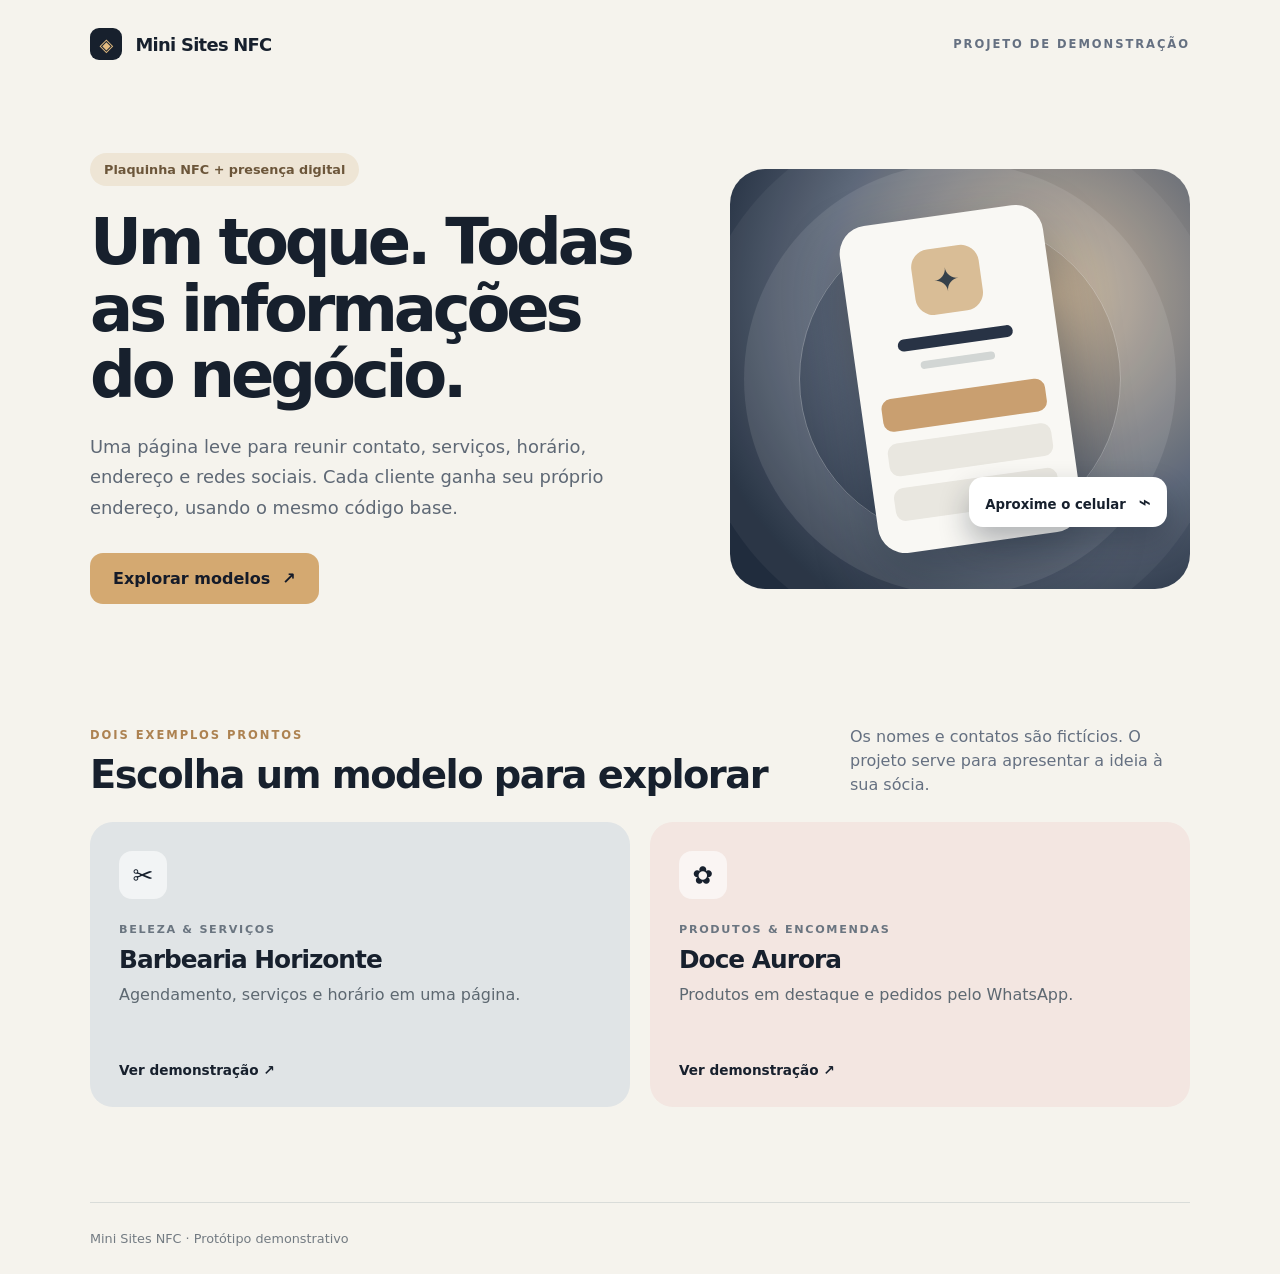
<file: index.html>
<!doctype html>
<html lang="pt-BR">
<head>
  <meta charset="utf-8">
  <meta name="viewport" content="width=device-width, initial-scale=1">
  <meta name="theme-color" content="#151b29">
  <title>Mini Sites NFC — demonstração</title>
  <link rel="stylesheet" href="assets/style.css">
</head>
<body class="showcase">
  <header class="showcase-header wrap">
    <a class="brand" href="./" aria-label="Mini Sites NFC, início"><span class="brand-mark">◈</span> Mini Sites NFC</a>
    <span class="eyebrow">Projeto de demonstração</span>
  </header>
  <main>
    <section class="showcase-hero wrap">
      <div>
        <span class="pill">Plaquinha NFC + presença digital</span>
        <h1>Um toque. Todas as informações do negócio.</h1>
        <p>Uma página leve para reunir contato, serviços, horário, endereço e redes sociais. Cada cliente ganha seu próprio endereço, usando o mesmo código base.</p>
        <a class="button button-primary" href="#modelos">Explorar modelos <span aria-hidden="true">↗</span></a>
      </div>
      <div class="hero-visual" aria-hidden="true">
        <div class="mock-card"><span class="mock-avatar">✦</span><span class="mock-line wide"></span><span class="mock-line"></span><span class="mock-action"></span><span class="mock-action muted"></span><span class="mock-action muted"></span></div>
        <div class="floating-note">Aproxime o celular <span>⌁</span></div>
      </div>
    </section>
    <section class="models wrap" id="modelos">
      <div class="section-heading"><div><span class="eyebrow">Dois exemplos prontos</span><h2>Escolha um modelo para explorar</h2></div><p>Os nomes e contatos são fictícios. O projeto serve para apresentar a ideia à sua sócia.</p></div>
      <div class="model-grid">
        <a class="model-card barber" href="clientes/barbearia-modelo/"><span class="model-icon">✂</span><span class="model-type">BELEZA & SERVIÇOS</span><strong>Barbearia Horizonte</strong><span>Agendamento, serviços e horário em uma página.</span><b>Ver demonstração <span aria-hidden="true">↗</span></b></a>
        <a class="model-card bakery" href="clientes/confeitaria-modelo/"><span class="model-icon">✿</span><span class="model-type">PRODUTOS & ENCOMENDAS</span><strong>Doce Aurora</strong><span>Produtos em destaque e pedidos pelo WhatsApp.</span><b>Ver demonstração <span aria-hidden="true">↗</span></b></a>
      </div>
    </section>
  </main>
  <footer class="showcase-footer wrap">Mini Sites NFC · Protótipo demonstrativo</footer>
</body>
</html>
</file>
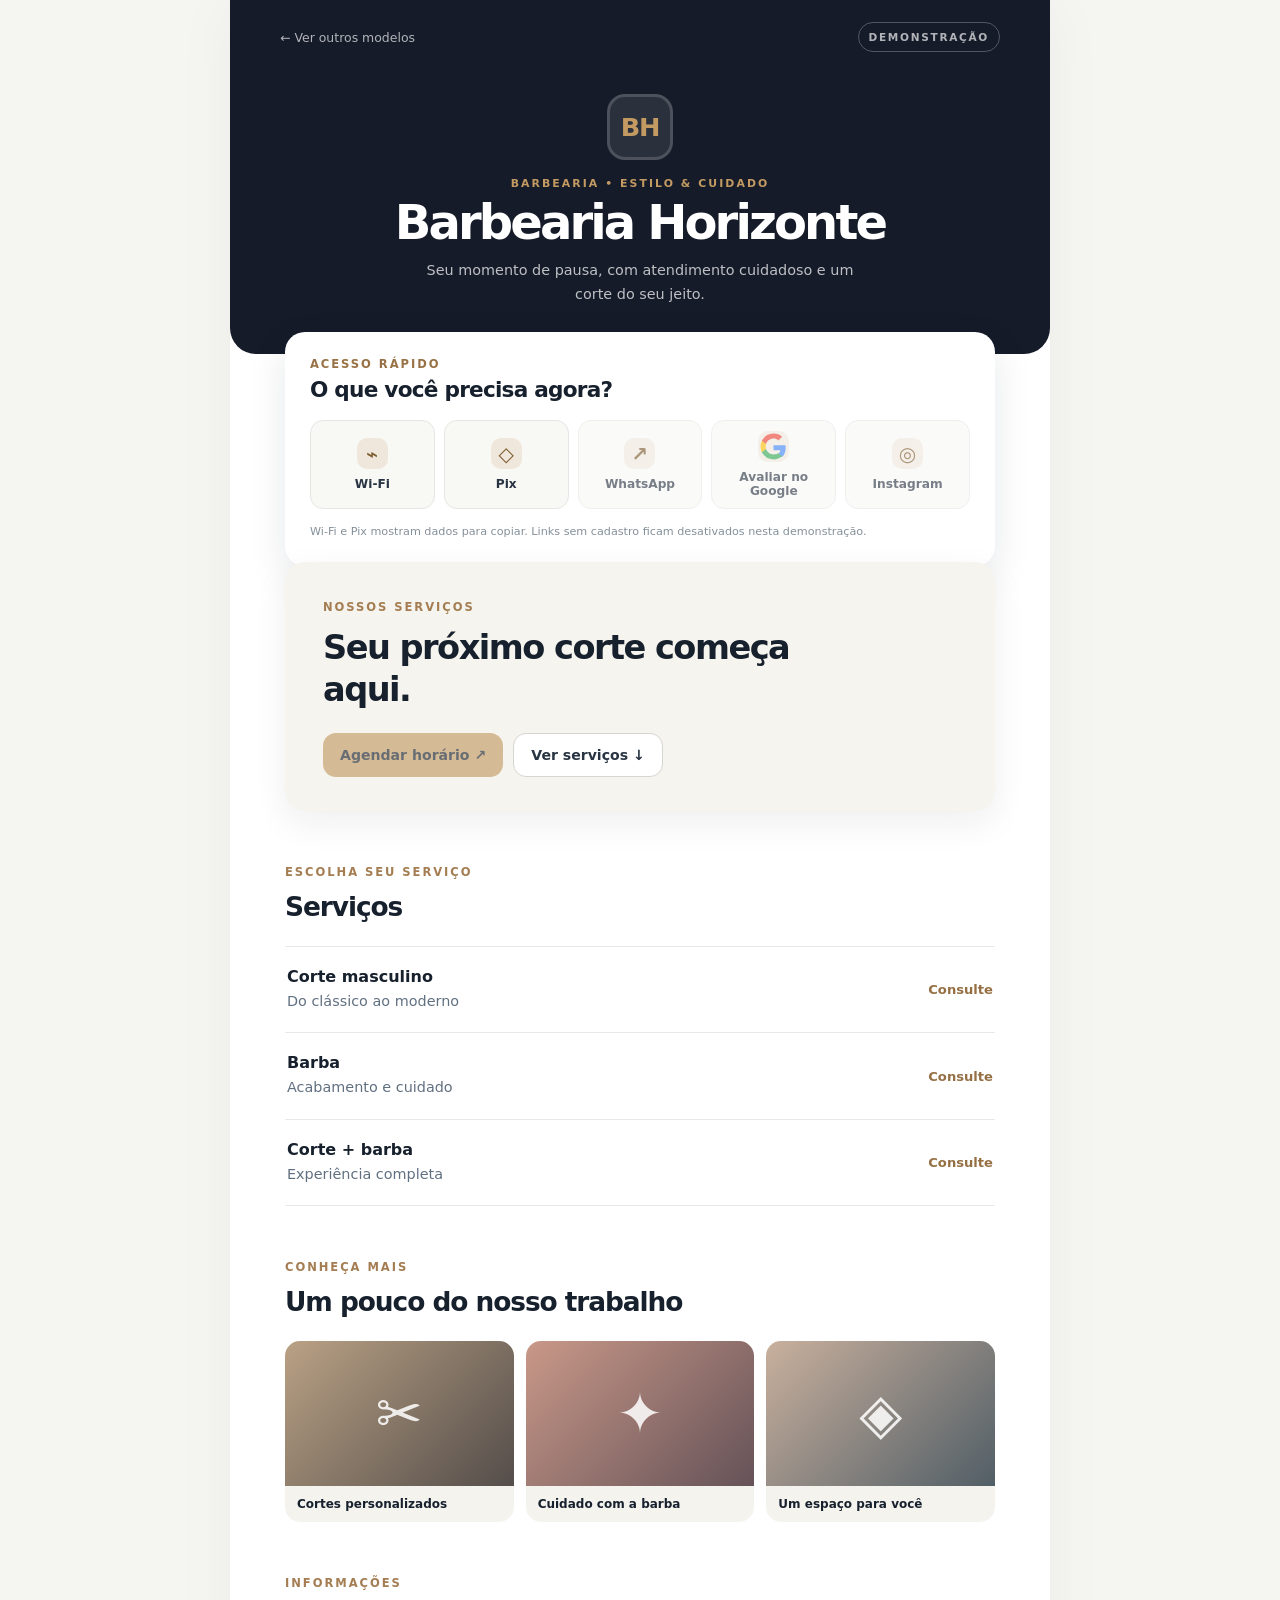
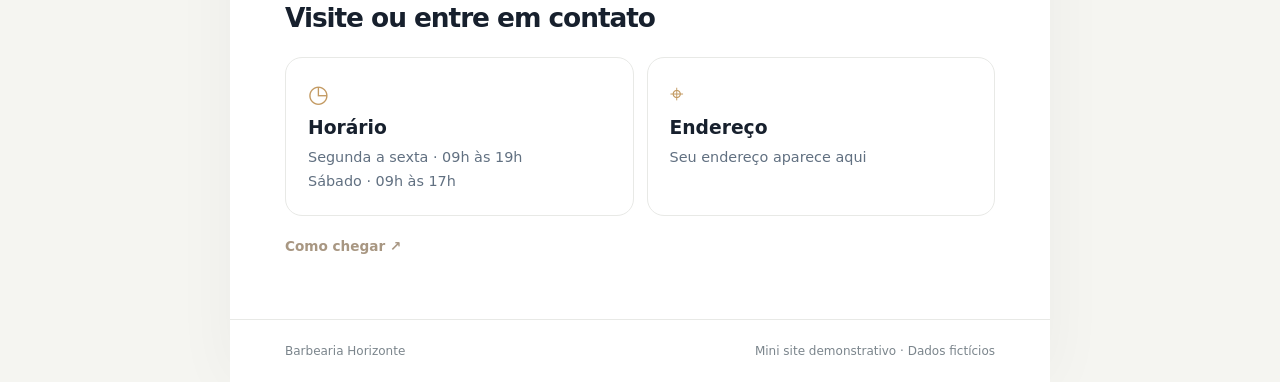
<file: clientes/barbearia-modelo/index.html>
<!doctype html>
<html lang="pt-BR">
<head>
  <meta charset="utf-8"><meta name="viewport" content="width=device-width, initial-scale=1">
  <meta name="theme-color" content="#151b29"><title>Carregando mini site…</title>
  <link rel="stylesheet" href="../../assets/style.css">
  <script defer src="dados.js"></script><script defer src="../../assets/app.js"></script>
</head>
<body class="client-page"><div id="app" aria-live="polite">Carregando…</div></body>
</html>
</file>
<file: assets/style.css>
:root{--accent:#c39a62;--dark:#151b29;--ink:#17202d;--muted:#617081;--line:#e8e9e6;--paper:#f7f7f3}*{box-sizing:border-box}html{scroll-behavior:smooth}body{margin:0;font-family:Inter,ui-sans-serif,system-ui,-apple-system,"Segoe UI",sans-serif;color:var(--ink);background:var(--paper)}a{text-decoration:none;color:inherit}button,a{ -webkit-tap-highlight-color:transparent }a:focus-visible{outline:3px solid var(--accent);outline-offset:4px}.wrap{width:min(1100px,calc(100% - 40px));margin-inline:auto}.eyebrow{letter-spacing:.17em;text-transform:uppercase;font-size:.72rem;font-weight:800}.button{display:inline-flex;justify-content:center;align-items:center;gap:12px;padding:16px 23px;border-radius:13px;font-weight:750;transition:transform .18s,background .18s}.button:hover:not(.is-disabled){transform:translateY(-2px)}.button-primary{background:#d4a971;color:#151b29}.showcase{background:#f5f3ed}.showcase-header{height:88px;display:flex;justify-content:space-between;align-items:center}.brand{font-size:1.12rem;font-weight:830;letter-spacing:-.04em}.brand-mark{display:inline-grid;place-items:center;width:32px;height:32px;margin-right:8px;border-radius:9px;background:#17202d;color:#e5bd81}.showcase-header .eyebrow{color:#657081}.showcase-hero{min-height:570px;padding:65px 0 85px;display:grid;grid-template-columns:1.12fr .88fr;align-items:center;gap:55px}.pill{display:inline-block;background:#eee5d5;padding:9px 14px;border-radius:100px;color:#6c563a;font-size:.8rem;font-weight:750}.showcase-hero h1{font-size:clamp(2.8rem,5vw,5.4rem);line-height:1.04;letter-spacing:-.065em;max-width:650px;margin:23px 0}.showcase-hero p{font-size:1.12rem;line-height:1.72;color:#5e6875;max-width:550px;margin:0 0 29px}.hero-visual{height:420px;position:relative;display:grid;place-items:center;border-radius:35px;background:radial-gradient(circle at 70% 30%,#c7b194,#566173 52%,#202c3d 85%);overflow:hidden}.hero-visual:before{content:"";position:absolute;width:320px;height:320px;border:1px solid #ffffff4d;border-radius:50%;box-shadow:0 0 0 55px #ffffff18,0 0 0 110px #ffffff0c}.mock-card{position:relative;z-index:1;width:205px;height:330px;padding:32px 20px;border-radius:28px;background:#f9f8f4;box-shadow:0 26px 60px #101d2c65;transform:rotate(-8deg);display:flex;align-items:center;flex-direction:column;gap:12px}.mock-avatar{display:grid;place-items:center;background:#d9bd96;color:#35404a;border-radius:18px;width:68px;height:68px;font-size:2rem;margin-bottom:8px}.mock-line{height:8px;width:75px;background:#d2d6d4;border-radius:10px}.mock-line.wide{height:13px;width:116px;background:#283345}.mock-action{height:34px;width:100%;background:#c99f70;border-radius:10px;margin-top:13px}.mock-action.muted{background:#e9e7e0;margin-top:0}.floating-note{position:absolute;z-index:2;bottom:62px;right:23px;border-radius:14px;background:#fff;padding:13px 16px;box-shadow:0 15px 30px #111b2a50;font-size:.83rem;font-weight:800}.floating-note span{font-size:1.3rem;margin-left:8px}.models{padding:35px 0 95px}.section-heading{display:flex;justify-content:space-between;gap:35px;align-items:end;margin-bottom:25px}.section-heading .eyebrow{color:#ad8251}.section-heading h2{letter-spacing:-.04em;font-size:clamp(1.7rem,3vw,2.5rem);margin:9px 0 0}.section-heading p{max-width:340px;color:#657081;line-height:1.5;margin:0}.model-grid{display:grid;grid-template-columns:repeat(2,1fr);gap:20px}.model-card{min-height:285px;display:flex;flex-direction:column;align-items:flex-start;border-radius:23px;padding:29px;background:#e4e1d8;transition:transform .18s,box-shadow .18s}.model-card:hover{transform:translateY(-4px);box-shadow:0 18px 35px #18243617}.model-card.barber{background:#e0e4e6}.model-card.bakery{background:#f3e6e1}.model-icon{display:grid;place-items:center;width:48px;height:48px;border-radius:13px;background:#fff9;font-size:1.55rem;margin-bottom:24px}.model-type{font-size:.7rem;letter-spacing:.15em;font-weight:800;color:#6a7580}.model-card strong{font-size:1.55rem;letter-spacing:-.04em;margin:9px 0}.model-card>span:nth-last-of-type(1){line-height:1.5;color:#5d6871}.model-card b{margin-top:auto;padding-top:25px;font-size:.85rem}.showcase-footer{padding:28px 0;border-top:1px solid #d9dcd9;color:#737b82;font-size:.8rem}
.client-page{background:#f5f5f1}.client-shell{max-width:820px;margin:auto;background:#fff;min-height:100vh;box-shadow:0 0 60px #17202d0b}.client-top{background:var(--dark);color:#ffffffab;display:flex;justify-content:space-between;align-items:center;padding:22px clamp(22px,5vw,50px);font-size:.78rem}.back-link:hover{text-decoration:underline}.demo-badge{letter-spacing:.16em;font-weight:800;font-size:.66rem;border:1px solid #ffffff42;border-radius:50px;padding:8px 10px}.client-hero{text-align:center;background:var(--dark);color:white;padding:38px 25px 70px;border-radius:0 0 35px 35px}.identity{display:flex;justify-content:center}.client-logo{display:grid;place-items:center;width:92px;height:92px;object-fit:cover;border:3px solid #ffffff29;border-radius:25px;background:#ffffff18}.initials{color:var(--accent);font-weight:850;font-size:1.6rem;letter-spacing:-.05em}.client-category{font-size:.68rem;letter-spacing:.19em;font-weight:850;color:var(--accent);margin:28px 0 12px}.client-hero h1{font-size:clamp(2.25rem,6vw,3.65rem);letter-spacing:-.06em;line-height:1.08;margin:0}.client-description{color:#ffffffb8;line-height:1.65;max-width:460px;margin:17px auto 25px}.main-actions{display:flex;gap:10px;justify-content:center;flex-wrap:wrap}.action-primary{background:var(--accent);color:#17202d}.action-secondary{background:#ffffff16;color:#fff;border:1px solid #ffffff3c}.is-disabled{opacity:.63;cursor:not-allowed}.client-content{padding:0 clamp(22px,5vw,55px) 65px}.intro-panel{padding:34px 38px;background:#f6f4ee;border-radius:20px;margin:-35px 0 50px;position:relative;box-shadow:0 12px 35px #17202d12}.intro-panel .eyebrow,.client-section .eyebrow{color:#a47d52}.intro-panel h2{font-size:clamp(1.4rem,4vw,2.1rem);line-height:1.25;letter-spacing:-.045em;max-width:520px;margin:12px 0 0}.client-section{margin-top:54px}.client-section h2{font-size:1.65rem;letter-spacing:-.04em;margin:9px 0 24px}.service-list{border-top:1px solid var(--line)}.service-card{display:flex;justify-content:space-between;gap:20px;align-items:center;border-bottom:1px solid var(--line);padding:20px 2px}.service-card h3{font-size:1rem;margin:0 0 5px}.service-card p,.info-card p{margin:0;color:var(--muted);line-height:1.5;font-size:.9rem}.price{white-space:nowrap;color:#967044;font-size:.82rem;font-weight:750}.info-grid{display:grid;grid-template-columns:1fr 1fr;gap:13px}.info-card{border:1px solid var(--line);border-radius:17px;padding:22px}.info-icon{font-size:1.5rem;color:var(--accent)}.info-card h3{margin:9px 0}.info-card p+p{margin-top:3px}.small-links{display:flex;flex-wrap:wrap;gap:12px 23px;margin-top:22px}.text-link{color:#775b3b;font-weight:750;font-size:.85rem}.client-footer{display:flex;justify-content:space-between;gap:10px;flex-wrap:wrap;padding:24px clamp(22px,5vw,55px);border-top:1px solid var(--line);font-size:.75rem;color:#7b858c}@media(max-width:700px){.showcase-header{height:70px}.showcase-header .eyebrow{display:none}.showcase-hero{padding:35px 0 55px;grid-template-columns:1fr;gap:35px}.hero-visual{height:330px}.mock-card{transform:rotate(-6deg) scale(.82)}.floating-note{bottom:30px}.section-heading{display:block}.section-heading p{margin-top:12px}.model-grid{grid-template-columns:1fr}.models{padding-bottom:60px}}@media(max-width:480px){.info-grid{grid-template-columns:1fr}.client-hero{padding-bottom:65px}.main-actions{display:grid}.intro-panel{padding:27px}.service-card{align-items:start}.price{font-size:.75rem}}
.compact-hero{padding-top:20px;padding-bottom:48px;border-radius:0 0 26px 26px}.compact-hero .client-logo{width:66px;height:66px;border-radius:18px}.compact-hero .client-category{margin:17px 0 7px}.compact-hero h1{font-size:clamp(2rem,5vw,3rem)}.compact-hero .client-description{margin:10px auto 0;font-size:.9rem;max-width:450px}.quick-panel{position:relative;margin:-22px 0 31px;padding:25px;border-radius:20px;background:#fff;box-shadow:0 14px 38px #17202d1a}.quick-panel .eyebrow{margin:0;color:#987246}.quick-panel h2{font-size:1.35rem;letter-spacing:-.035em;margin:6px 0 18px}.quick-grid{display:grid;grid-template-columns:repeat(5,minmax(0,1fr));gap:9px}.quick-tile{min-width:0;min-height:88px;padding:10px 5px;display:flex;flex-direction:column;align-items:center;justify-content:center;gap:8px;border:1px solid #e6e7e5;border-radius:13px;background:#f8f8f5;color:#293442;font:inherit;font-size:.76rem;font-weight:750;text-align:center;cursor:pointer}.quick-tile:not(.is-disabled):hover{border-color:var(--accent);background:#fffaf3}.quick-icon{display:grid;place-items:center;width:31px;height:31px;border-radius:10px;background:#efe7db;color:#7c5a2e;font-size:1.25rem}.quick-hint{color:#849099;font-size:.7rem;line-height:1.5;margin:15px 0 0}.intro-panel.service-intro{margin:0;background:#f4f1ea;box-shadow:none}.intro-actions{display:flex;flex-wrap:wrap;gap:10px;margin-top:22px}.intro-outline{border:1px solid #d7d5cf;background:#fff;color:#293442}.intro-actions .button{font-size:.88rem;padding:13px 17px}.gallery-grid{display:grid;grid-template-columns:repeat(3,minmax(0,1fr));gap:12px}.gallery-card{min-width:0;overflow:hidden;border-radius:15px;background:#f4f3ee;margin:0}.gallery-placeholder,.gallery-image{display:grid;place-items:center;width:100%;height:145px;object-fit:cover}.gallery-placeholder{font-size:3.5rem;color:#ffffffdb;background:linear-gradient(135deg,#b9a184,#544d4a)}.gallery-tone-1 .gallery-placeholder{background:linear-gradient(135deg,#c99888,#655258)}.gallery-tone-2 .gallery-placeholder{background:linear-gradient(135deg,#c9b09d,#515e66)}.gallery-card figcaption{padding:11px 12px;font-size:.75rem;font-weight:750}.details-dialog{width:min(440px,calc(100% - 30px));max-height:calc(100dvh - 40px);border:0;border-radius:20px;padding:0;box-shadow:0 20px 70px #0006;color:#26313e}.details-dialog::backdrop{background:#101923a8}.dialog-body{position:relative;padding:29px}.dialog-close{position:absolute;right:17px;top:13px;border:0;background:transparent;font-size:1.8rem;line-height:1;cursor:pointer;color:#68737c}.dialog-body .eyebrow{color:#987246}.dialog-body h2{font-size:1.7rem;letter-spacing:-.04em;margin:9px 0}.dialog-help{color:#65717a;font-size:.88rem;line-height:1.5;margin:0 0 24px}.dialog-row{margin-top:16px}.dialog-label{display:block;font-size:.75rem;font-weight:800;margin-bottom:7px}.dialog-value{display:flex;gap:5px}.copy-field{min-width:0;flex:1;border:1px solid #dfe3e5;border-radius:9px;padding:10px;font:inherit;font-size:.85rem;background:#f8f8f7}.copy-button,.reveal-button{border:0;border-radius:9px;background:#293442;color:#fff;padding:8px 10px;font:inherit;font-size:.75rem;font-weight:750;cursor:pointer}.reveal-button{background:#e6e8e7;color:#26313e}.pix-qr{display:block;max-width:160px;max-height:160px;margin:20px auto 0}@media(max-width:600px){.quick-panel{padding:20px 15px}.quick-grid{grid-template-columns:repeat(3,minmax(0,1fr))}.quick-tile{min-height:76px}.gallery-grid{grid-template-columns:repeat(2,minmax(0,1fr))}.gallery-card:last-child:nth-child(odd){grid-column:span 2}.gallery-card:last-child:nth-child(odd) .gallery-placeholder,.gallery-card:last-child:nth-child(odd) .gallery-image{height:130px}}@media(max-width:390px){.quick-tile{font-size:.7rem}.intro-actions{display:grid}.intro-actions .button{width:100%}}
</file>
